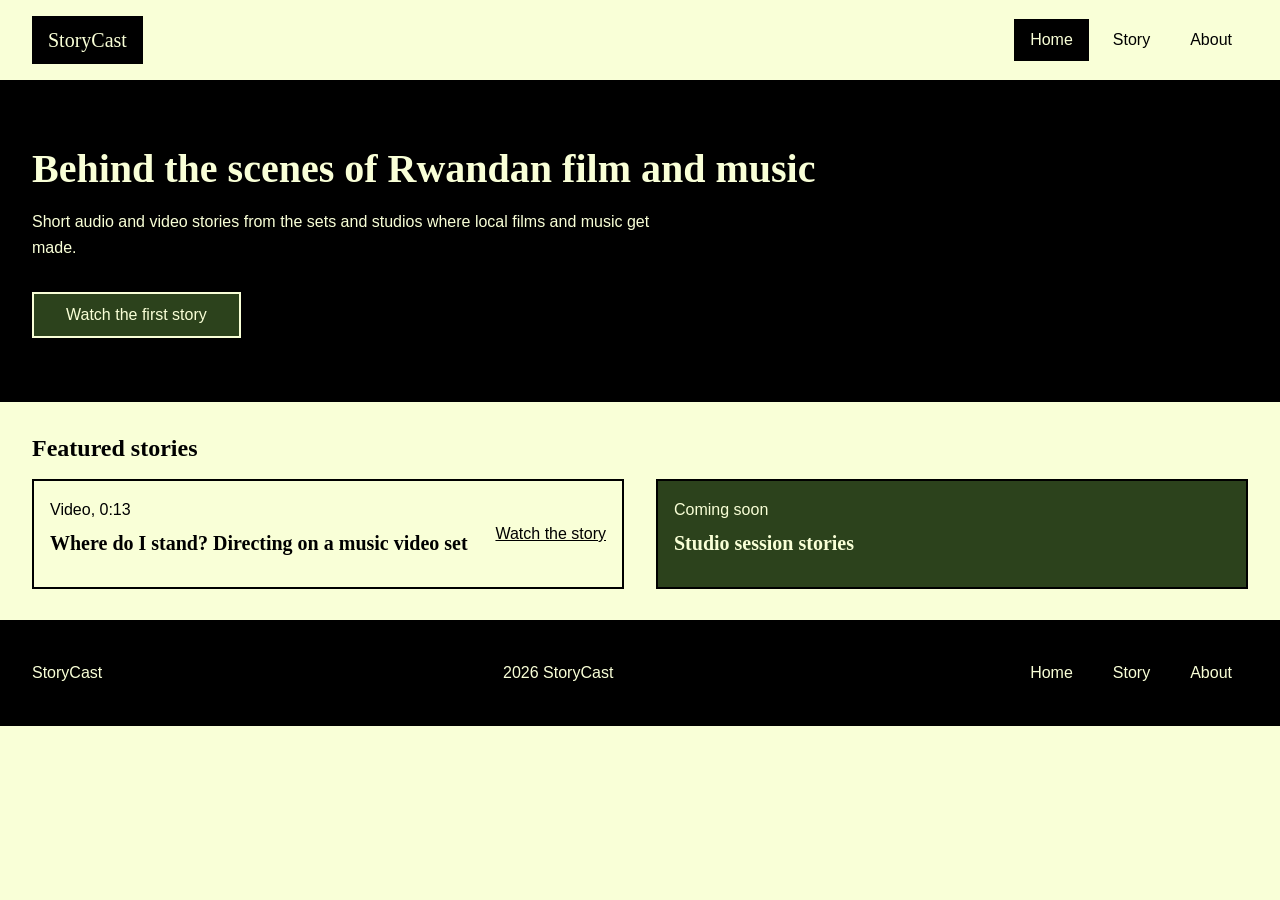
<file: index.html>
<!DOCTYPE html>
<html lang="en">
<head>
  <meta charset="UTF-8">
  <meta name="viewport" content="width=device-width, initial-scale=1.0">
  <title>StoryCast | Home</title>
  <link rel="stylesheet" href="css/main.css">
</head>
<body>
  <a class="skip-link" href="#main">Skip to main content</a>

  <header class="site-header">
    <a class="site-header__logo" href="index.html">StoryCast</a>
    <nav aria-label="Main">
      <ul class="site-nav">
        <li><a class="site-nav__link" href="index.html" aria-current="page">Home</a></li>
        <li><a class="site-nav__link" href="story/story-1.html">Story</a></li>
        <li><a class="site-nav__link" href="about.html">About</a></li>
      </ul>
    </nav>
  </header>

  <main id="main">
    <section class="hero" aria-labelledby="hero-title">
      <h1 id="hero-title" class="hero__title">Behind the scenes of Rwandan film and music</h1>
      <p class="hero__text">Short audio and video stories from the sets and studios where local films and music get made.</p>
      <a class="button" href="story/story-1.html">Watch the first story</a>
    </section>

    <section class="featured" aria-labelledby="featured-title">
      <h2 id="featured-title" class="featured__title">Featured stories</h2>
      <div class="featured__list">
        <article class="card">
          <p class="card__meta">Video, 0:13</p>
          <h3 class="card__title">Where do I stand? Directing on a music video set</h3>
          <a class="card__link" href="story/story-1.html">Watch the story</a>
        </article>
        <article class="card card--soon">
          <p class="card__meta">Coming soon</p>
          <h3 class="card__title">Studio session stories</h3>
        </article>
      </div>
    </section>
  </main>
  
  <footer class="site-footer">
    <p class="site-footer__name">StoryCast</p>
    <p class="site-footer__copy">2026 StoryCast</p>
    <nav aria-label="Footer">
      <ul class="site-nav">
        <li><a class="site-nav__link" href="index.html">Home</a></li>
        <li><a class="site-nav__link" href="story/story-1.html">Story</a></li>
        <li><a class="site-nav__link" href="about.html">About</a></li>
      </ul>
    </nav>
  </footer>
</body>
</html>
</file>
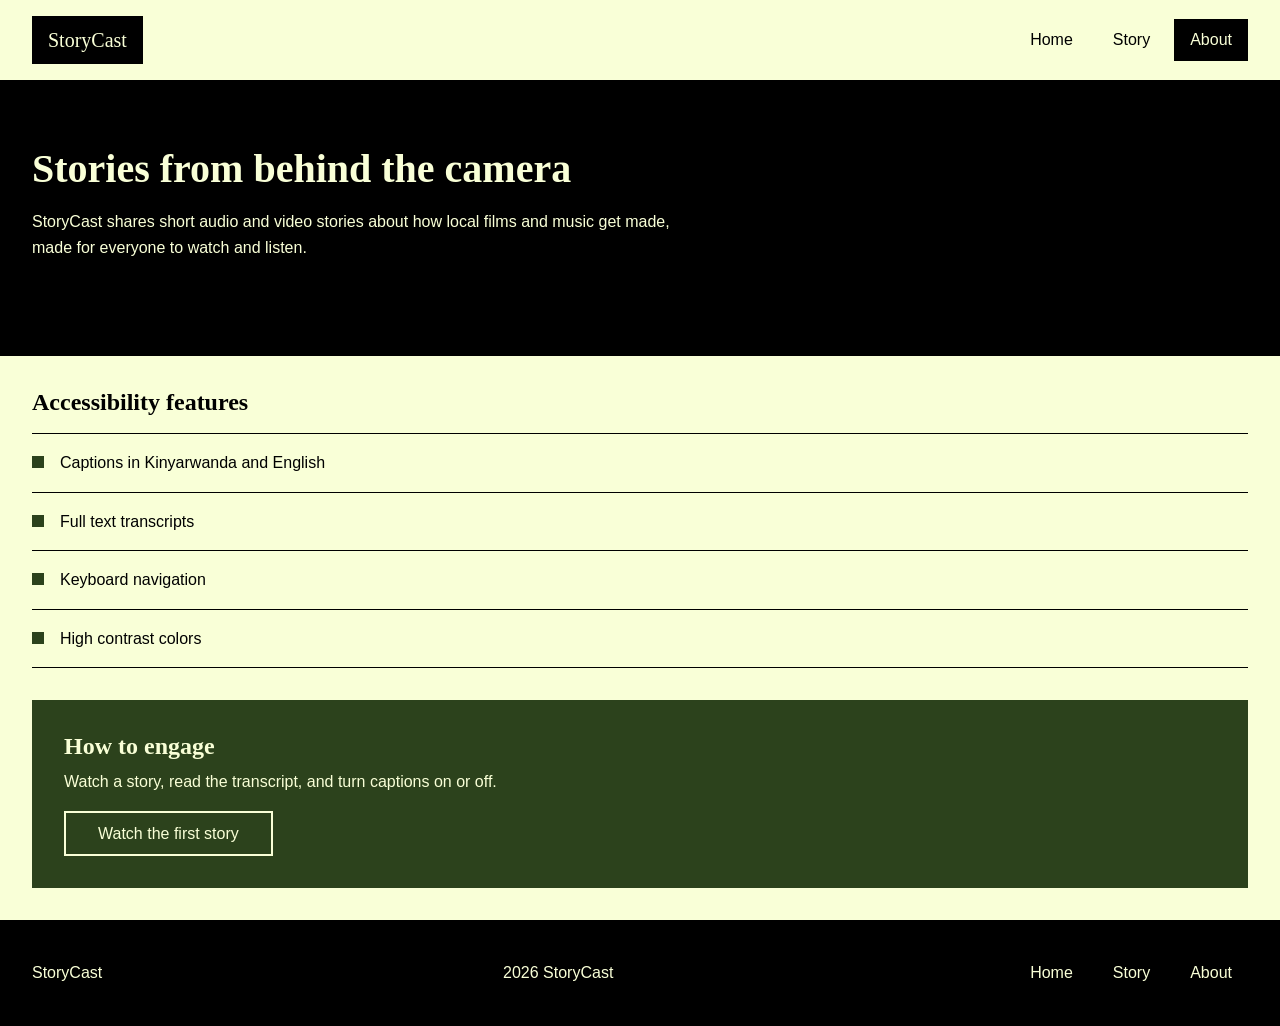
<file: about.html>
<!DOCTYPE html>
<html lang="en">
<head>
  <meta charset="UTF-8">
  <meta name="viewport" content="width=device-width, initial-scale=1.0">
  <title>StoryCast | About</title>
  <link rel="stylesheet" href="css/main.css">
</head>
<body>
  <a class="skip-link" href="#main">Skip to main content</a>

  <header class="site-header">
    <a class="site-header__logo" href="index.html">StoryCast</a>
    <nav aria-label="Main">
      <ul class="site-nav">
        <li><a class="site-nav__link" href="index.html">Home</a></li>
        <li><a class="site-nav__link" href="story/story-1.html">Story</a></li>
        <li><a class="site-nav__link" href="about.html" aria-current="page">About</a></li>
      </ul>
    </nav>
  </header>

  <main id="main">
    <section class="hero" aria-labelledby="about-title">
      <h1 id="about-title" class="hero__title">Stories from behind the camera</h1>
      <p class="hero__text">StoryCast shares short audio and video stories about how local films and music get made, made for everyone to watch and listen.</p>
    </section>

    <section class="features" aria-labelledby="features-title">
      <h2 id="features-title" class="features__title">Accessibility features</h2>
      <ul class="features__list">
        <li class="features__item">Captions in Kinyarwanda and English</li>
        <li class="features__item">Full text transcripts</li>
        <li class="features__item">Keyboard navigation</li>
        <li class="features__item">High contrast colors</li>
      </ul>
    </section>

    <section class="engage" aria-labelledby="engage-title">
      <h2 id="engage-title" class="engage__title">How to engage</h2>
      <p class="engage__text">Watch a story, read the transcript, and turn captions on or off.</p>
      <a class="button" href="story/story-1.html">Watch the first story</a>
    </section>
  </main>

  <footer class="site-footer">
    <p class="site-footer__name">StoryCast</p>
    <p class="site-footer__copy">2026 StoryCast</p>
    <nav aria-label="Footer">
      <ul class="site-nav">
        <li><a class="site-nav__link" href="index.html">Home</a></li>
        <li><a class="site-nav__link" href="story/story-1.html">Story</a></li>
        <li><a class="site-nav__link" href="about.html">About</a></li>
      </ul>
    </nav>
  </footer>
</body>
</html>
</file>
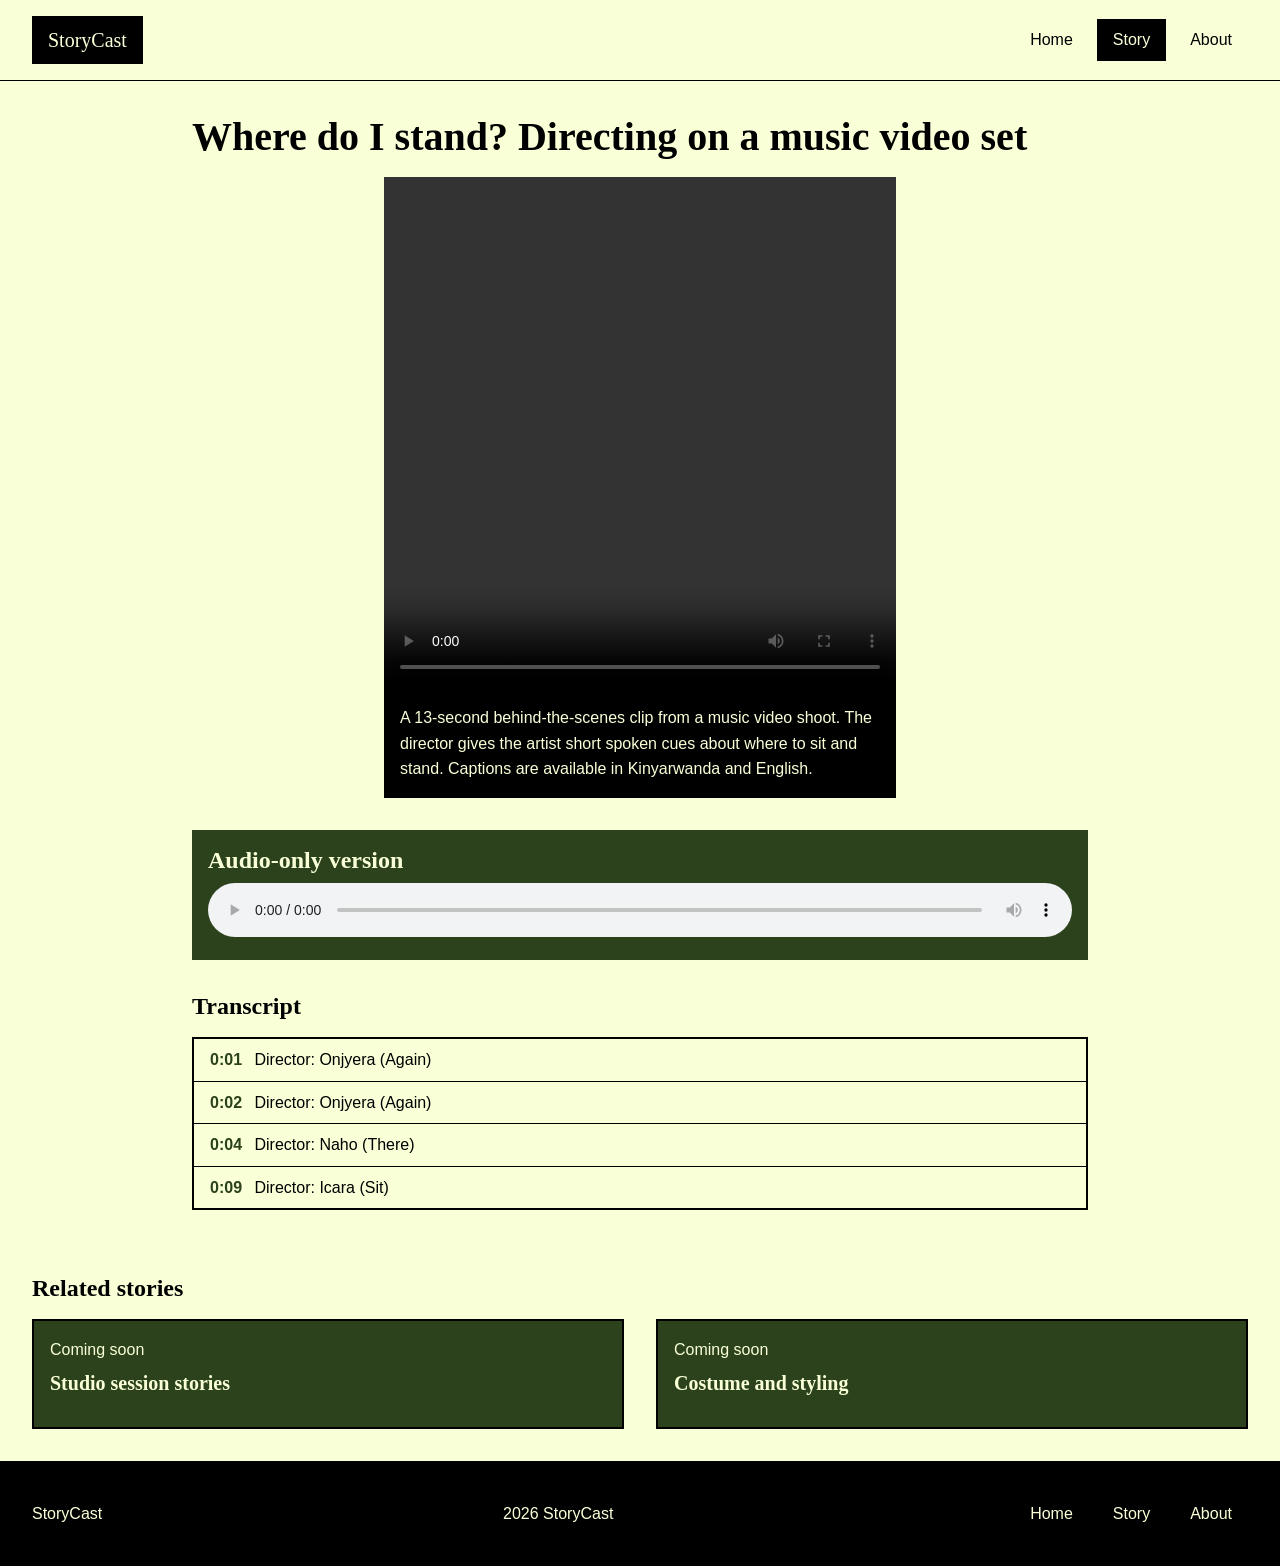
<file: story/story-1.html>
<!DOCTYPE html>
<html lang="en">
<head>
  <meta charset="UTF-8">
  <meta name="viewport" content="width=device-width, initial-scale=1.0">
  <title>StoryCast | Where do I stand?</title>
  <link rel="stylesheet" href="../css/main.css">
</head>
<body>
  <a class="skip-link" href="#main">Skip to main content</a>

  <header class="site-header">
    <a class="site-header__logo" href="../index.html">StoryCast</a>
    <nav aria-label="Main">
      <ul class="site-nav">
        <li><a class="site-nav__link" href="../index.html">Home</a></li>
        <li><a class="site-nav__link" href="story-1.html" aria-current="page">Story</a></li>
        <li><a class="site-nav__link" href="../about.html">About</a></li>
      </ul>
    </nav>
  </header>

  <main id="main">
    <article class="story">
      <h1 class="story__title">Where do I stand? Directing on a music video set</h1>

      <figure class="story__media">
        <video class="story__video" controls preload="metadata">
          <source src="../assets/story-1.mp4" type="video/mp4">
          <track kind="captions" src="../assets/story-1.rw.vtt" srclang="rw" label="Kinyarwanda" default>
          <track kind="captions" src="../assets/story-1.en.vtt" srclang="en" label="English">
          Your browser does not support video. Please read the transcript instead.
        </video>
        <figcaption class="story__caption">A 13-second behind-the-scenes clip from a music video shoot. The director gives the artist short spoken cues about where to sit and stand. Captions are available in Kinyarwanda and English.</figcaption>
      </figure>

      <section class="audio" aria-labelledby="audio-title">
        <h2 id="audio-title" class="audio__title">Audio-only version</h2>
        <audio class="audio__player" controls preload="metadata" src="../assets/story-1.mp4">
          Your browser does not support audio. Please read the transcript instead.
        </audio>
      </section>
          <section class="transcript" aria-labelledby="transcript-title">
        <h2 id="transcript-title" class="transcript__title">Transcript</h2>
        <ul class="transcript__list">
          <li class="transcript__line"><span class="transcript__time">0:01</span> Director: <span lang="rw">Onjyera</span> (Again)</li>
          <li class="transcript__line"><span class="transcript__time">0:02</span> Director: <span lang="rw">Onjyera</span> (Again)</li>
          <li class="transcript__line"><span class="transcript__time">0:04</span> Director: <span lang="rw">Naho</span> (There)</li>
          <li class="transcript__line"><span class="transcript__time">0:09</span> Director: <span lang="rw">Icara</span> (Sit)</li>
        </ul>
      </section>
    </article>

    <section class="related" aria-labelledby="related-title">
      <h2 id="related-title" class="related__title">Related stories</h2>
      <div class="related__list">
        <article class="card card--soon">
          <p class="card__meta">Coming soon</p>
          <h3 class="card__title">Studio session stories</h3>
        </article>
        <article class="card card--soon">
          <p class="card__meta">Coming soon</p>
          <h3 class="card__title">Costume and styling</h3>
        </article>
      </div>
    </section>
  </main>


  <footer class="site-footer">
    <p class="site-footer__name">StoryCast</p>
    <p class="site-footer__copy">2026 StoryCast</p>
    <nav aria-label="Footer">
      <ul class="site-nav">
        <li><a class="site-nav__link" href="../index.html">Home</a></li>
        <li><a class="site-nav__link" href="story-1.html">Story</a></li>
        <li><a class="site-nav__link" href="../about.html">About</a></li>
      </ul>
    </nav>
  </footer>
</body>
</html>
</file>
<file: css/main.css>
@layer base, layout, components;
@layer base {
  *,
  *::before,
  *::after {
    box-sizing: border-box;
  }
  body {
    margin: 0;
    background: #F9FFD7;
    color: #000000;
    font-family: "Raleway", Arial, sans-serif;
    font-size: 1rem;
    line-height: 1.6;
  }
  h1,
  h2,
  h3 {
    font-family: "Cormorant Garamond", Georgia, serif;
    line-height: 1.2;
  }
  a {
    color: inherit;
  }
  :focus-visible {
    outline: 3px solid #2C421C;
    outline-offset: 3px;
  }
}
@layer layout {
  .skip-link {
    position: absolute;
    top: -4rem;
    left: 1rem;
    padding: 0.5rem 1rem;
    background: #000000;
    color: #F9FFD7;
  }
  .skip-link:focus {
    top: 1rem;
  }
  .site-header {
    display: flex;
    flex-wrap: wrap;
    align-items: center;
    justify-content: space-between;
    gap: 1rem;
    padding: 1rem 2rem;
    border-bottom: 1px solid #000000;
  }
  .site-header__logo {
    padding: 0.5rem 1rem;
    background: #000000;
    color: #F9FFD7;
    font-family: "Cormorant Garamond", Georgia, serif;
    font-size: 1.25rem;
    text-decoration: none;
  }
  .site-nav {
    display: flex;
    gap: 0.5rem;
    margin: 0;
    padding: 0;
    list-style: none;
  }
  .site-nav__link {
    display: block;
    padding: 0.5rem 1rem;
    text-decoration: none;
  }
  .site-nav__link[aria-current=page] {
    background: #000000;
    color: #F9FFD7;
  }
  .site-footer {
    display: flex;
    flex-wrap: wrap;
    align-items: center;
    justify-content: space-between;
    gap: 1rem;
    padding: 2rem;
    background: #000000;
    color: #F9FFD7;
  }
  .site-footer :focus-visible {
    outline-color: #F9FFD7;
  }
  .site-footer__name,
  .site-footer__copy {
    margin: 0;
  }
}
@layer components {
  .hero {
    padding: 4rem 2rem;
    background: #000000;
    color: #F9FFD7;
  }
  .hero :focus-visible {
    outline-color: #F9FFD7;
  }
  .hero__title {
    margin: 0 0 1rem;
    font-size: 2.5rem;
  }
  .hero__text {
    max-width: 40rem;
    margin: 0 0 2rem;
  }
  .button {
    display: inline-block;
    padding: 0.5rem 2rem;
    border: 2px solid #F9FFD7;
    background: #2C421C;
    color: #F9FFD7;
    text-decoration: none;
  }
  .button:hover {
    background: #F9FFD7;
    color: #000000;
  }
  .featured,
  .related {
    padding: 2rem;
  }
  .featured__title,
  .related__title {
    margin: 0 0 1rem;
  }
  .featured__list,
  .related__list {
    display: grid;
    grid-template-columns: repeat(auto-fit, minmax(16rem, 1fr));
    gap: 2rem;
  }
  .card {
    container: card/inline-size;
    display: grid;
    grid-template-columns: 1fr auto;
    column-gap: 1rem;
    padding: 1rem;
    border: 2px solid #000000;
  }
  .card__meta,
  .card__title,
  .card__link {
    grid-column: 1/-1;
  }
  .card__meta {
    margin: 0 0 0.5rem;
  }
  .card__title {
    margin: 0 0 1rem;
    font-size: 1.25rem;
  }
  .card--soon {
    background: #2C421C;
    color: #F9FFD7;
  }
  @container card (min-width: 25rem) {
    .card__meta,
    .card__title {
      grid-column: 1;
    }
    .card__link {
      grid-column: 2;
      grid-row: 1/span 2;
      align-self: center;
    }
  }
  .story {
    max-width: 60rem;
    margin: 0 auto;
    padding: 2rem;
  }
  .story__title {
    margin: 0 0 1rem;
    font-size: 2.5rem;
  }
  .story__media {
    max-width: 32rem;
    margin: 0 auto;
  }
  .story__video {
    display: block;
    width: 100%;
    aspect-ratio: 1/1;
    object-fit: cover;
    background: #000000;
  }
  .story__caption {
    padding: 1rem;
    background: #000000;
    color: #F9FFD7;
  }
  .audio {
    margin-top: 2rem;
    padding: 1rem;
    background: #2C421C;
    color: #F9FFD7;
  }
  .audio :focus-visible {
    outline-color: #F9FFD7;
  }
  .audio__title {
    margin: 0 0 0.5rem;
  }
  .audio__player {
    width: 100%;
  }
  .transcript {
    margin-top: 2rem;
  }
  .transcript__title {
    margin: 0 0 1rem;
  }
  .transcript__list {
    margin: 0;
    padding: 0;
    border: 2px solid #000000;
    list-style: none;
  }
  .transcript__line {
    padding: 0.5rem 1rem;
    border-bottom: 1px solid #000000;
  }
  .transcript__line:last-child {
    border-bottom: none;
  }
  .transcript__time {
    margin-right: 0.5rem;
    color: #2C421C;
    font-weight: 700;
  }
  .features {
    padding: 2rem;
  }
  .features__title {
    margin: 0 0 1rem;
  }
  .features__list {
    margin: 0;
    padding: 0;
    border-top: 1px solid #000000;
    list-style: none;
  }
  .features__item {
    padding: 1rem 0;
    border-bottom: 1px solid #000000;
  }
  .features__item::before {
    content: "";
    display: inline-block;
    width: 0.75rem;
    height: 0.75rem;
    margin-right: 1rem;
    background: #2C421C;
  }
  .engage {
    margin: 0 2rem 2rem;
    padding: 2rem;
    background: #2C421C;
    color: #F9FFD7;
  }
  .engage :focus-visible {
    outline-color: #F9FFD7;
  }
  .engage__title {
    margin: 0 0 0.5rem;
  }
  .engage__text {
    margin: 0 0 1rem;
  }
}
</file>
